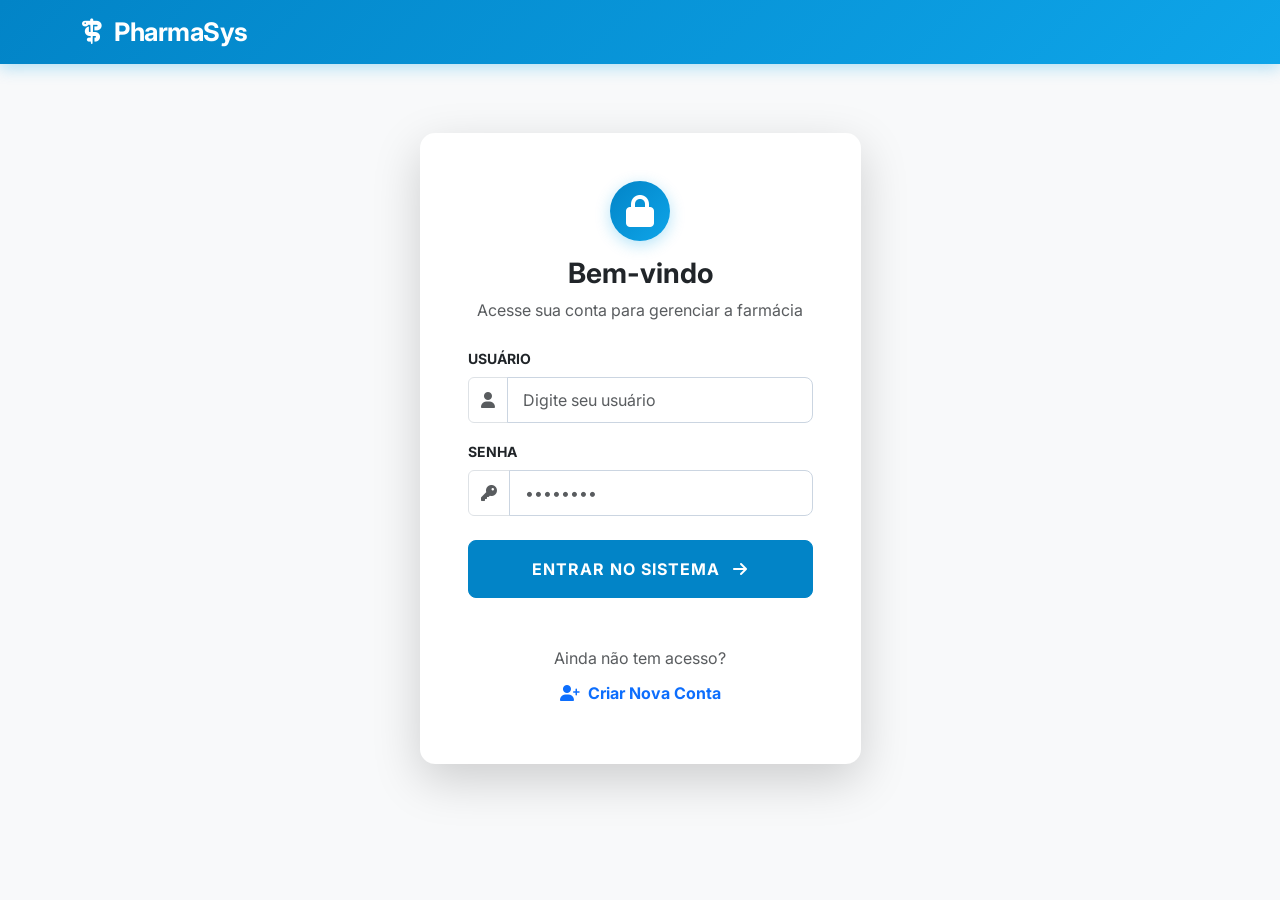
<file: FARMACIA-FRONTEND/index.html>
<!DOCTYPE html>
<html lang="pt-BR">
<head>
    <meta charset="UTF-8">
    <meta name="viewport" content="width=device-width, initial-scale=1.0">
    <title>PharmaSys - Sistema Profissional</title>
    <link href="https://cdn.jsdelivr.net/npm/bootstrap@5.3.0/dist/css/bootstrap.min.css" rel="stylesheet">
    <link rel="stylesheet" href="https://cdnjs.cloudflare.com/ajax/libs/font-awesome/6.4.0/css/all.min.css">
    <link rel="stylesheet" href="css/styles.css">
</head>
<body class="bg-light">

    <nav class="navbar navbar-expand-lg navbar-dark bg-primary shadow-sm mb-4">
        <div class="container">
            <a class="navbar-brand" href="#"><i class="fa-solid fa-staff-snake me-2"></i> PharmaSys</a>
            <button class="btn btn-outline-light btn-sm" id="btn-sair" style="display: none;" onclick="fazerLogout()">
                <i class="fa-solid fa-sign-out-alt"></i> Sair
            </button>
        </div>
    </nav>

    <div class="container" id="tela-login">
        <div class="row justify-content-center w-100">
            <div class="col-md-6 col-lg-5">
                
                <div class="card card-autenticacao shadow-lg" id="bloco-login">
                    <div class="card-body p-5">
                        <div class="text-center mb-4">
                            <div class="icon-circle bg-primary text-white p-3 rounded-circle mb-3">
                                <i class="fa-solid fa-lock fa-2x"></i>
                            </div>
                            <h3 class="fw-bold text-dark">Bem-vindo</h3>
                            <p class="text-muted">Acesse sua conta para gerenciar a farmácia</p>
                        </div>
                        
                        <form id="form-login" onsubmit="fazerLogin(event)">
                            <div class="mb-3">
                                <label class="form-label small fw-bold text-uppercase">Usuário</label>
                                <div class="input-group">
                                    <span class="input-group-text bg-white"><i class="fa-solid fa-user text-muted"></i></span>
                                    <input type="text" class="form-control input-interativo" id="login-username" required placeholder="Digite seu usuário">
                                </div>
                            </div>
                            <div class="mb-4">
                                <label class="form-label small fw-bold text-uppercase">Senha</label>
                                <div class="input-group">
                                    <span class="input-group-text bg-white"><i class="fa-solid fa-key text-muted"></i></span>
                                    <input type="password" class="form-control input-interativo" id="login-password" required placeholder="••••••••">
                                </div>
                            </div>
                            <button type="submit" class="btn btn-primary w-100 py-3 btn-interativo">
                                Entrar no Sistema <i class="fa-solid fa-arrow-right ms-2"></i>
                            </button>
                        </form>
                        
                        <div id="login-erro" class="alert alert-danger mt-3 text-center border-0 small" style="display: none;">
                            <i class="fa-solid fa-circle-exclamation me-1"></i> Usuário ou senha incorretos!
                        </div>

                        <div class="mt-5 text-center">
                            <p class="mb-0 text-muted">Ainda não tem acesso?</p>
                            <button class="btn btn-link text-primary fw-bold text-decoration-none" onclick="alternarTelas('registro')">
                                <i class="fa-solid fa-user-plus me-1"></i> Criar Nova Conta
                            </button>
                        </div>
                    </div>
                </div>

                <div class="card card-autenticacao shadow-lg aba-registro" id="bloco-registro" style="display: none;">
                    <div class="card-body p-5">
                        <div class="text-center mb-4">
                            <div class="icon-circle bg-success text-white p-3 rounded-circle mb-3">
                                <i class="fa-solid fa-user-plus fa-2x"></i>
                            </div>
                            <h3 class="fw-bold text-dark">Novo Cadastro</h3>
                            <p class="text-muted">Preencha os dados para criar seu login</p>
                        </div>
                        
                        <form id="form-registro" onsubmit="registrarNovoUsuario(event)">
                            <div class="mb-3">
                                <label class="form-label small fw-bold text-uppercase">Escolha um Usuário</label>
                                <input type="text" class="form-control input-interativo" id="reg-username" required placeholder="Ex: admin.farmacia">
                            </div>
                            <div class="mb-4">
                                <label class="form-label small fw-bold text-uppercase">Defina uma Senha</label>
                                <input type="password" class="form-control input-interativo" id="reg-password" required placeholder="Mínimo 4 caracteres">
                            </div>
                            <button type="submit" class="btn btn-success w-100 py-3 btn-interativo shadow">
                                Confirmar Registro <i class="fa-solid fa-check ms-2"></i>
                            </button>
                        </form>

                        <div class="mt-4 text-center">
                            <button class="btn btn-sm btn-outline-secondary" onclick="alternarTelas('login')">
                                <i class="fa-solid fa-chevron-left me-1"></i> Voltar para o Login
                            </button>
                        </div>
                    </div>
                </div>

            </div>
        </div>
    </div>

    <div class="container mt-2">
        <ul class="nav nav-tabs mb-4" id="myTab" role="tablist" style="display: none;">
            <li class="nav-item" role="presentation">
                <button class="nav-link active" id="estoque-tab" data-bs-toggle="tab" data-bs-target="#estoque" type="button" role="tab"><i class="fa-solid fa-boxes-stacked me-1"></i> Estoque e Cadastro</button>
            </li>
            <li class="nav-item" role="presentation">
                <button class="nav-link" id="pdv-tab" data-bs-toggle="tab" data-bs-target="#pdv" type="button" role="tab"><i class="fa-solid fa-cash-register me-1"></i> Frente de Caixa</button>
            </li>
            <li class="nav-item" role="presentation">
                <button class="nav-link" id="historico-tab" data-bs-toggle="tab" data-bs-target="#historico" type="button" role="tab"><i class="fa-solid fa-chart-line me-1"></i> Histórico</button>
            </li>
        </ul>

        <div class="tab-content" id="myTabContent" style="display: none;">
            
            <div class="tab-pane fade show active" id="estoque" role="tabpanel">
                <div class="card p-4 shadow-sm border-0">
                    <h5 class="mb-3 text-primary fw-bold"><i class="fa-solid fa-pills me-2"></i>Medicamentos no Estoque</h5>
                    <div class="table-responsive">
                        <table class="table table-hover align-middle">
                            <thead class="table-light">
                                <tr>
                                    <th>ID</th>
                                    <th>Nome</th>
                                    <th>Fabricante</th>
                                    <th>Preço</th>
                                    <th>Estoque</th>
                                    <th>Receita</th>
                                </tr>
                            </thead>
                            <tbody id="tabelaEstoque"></tbody>
                        </table>
                    </div>
                </div>
            </div>

            <div class="tab-pane fade" id="pdv" role="tabpanel">
                <div class="row">
                    <div class="col-md-5">
                        <div class="card p-4 mb-4 shadow-sm border-0">
                            <h5 class="mb-3 text-primary fw-bold"><i class="fa-solid fa-barcode me-2"></i>Adicionar Item</h5>
                            <div class="mb-3">
                                <label class="form-label">Medicamento</label>
                                <select class="form-select" id="select-medicamento">
                                    <option value="">Selecione...</option>
                                </select>
                            </div>
                            <div class="mb-3">
                                <label class="form-label">Quantidade</label>
                                <input type="number" class="form-control" id="input-qtd" value="1" min="1">
                            </div>
                            <button class="btn btn-primary w-100 py-2" onclick="adicionarAoCarrinho()">
                                <i class="fa-solid fa-cart-plus me-1"></i> Adicionar ao Carrinho
                            </button>
                        </div>
                    </div>
                    <div class="col-md-7">
                        <div class="card p-4 shadow-sm border-0">
                            <h5 class="mb-3 text-success fw-bold"><i class="fa-solid fa-cart-shopping me-2"></i>Carrinho Atual</h5>
                            <div class="table-responsive">
                                <table class="table table-sm align-middle text-center">
                                    <thead class="table-light">
                                        <tr>
                                            <th>Medicamento</th>
                                            <th>Qtd</th>
                                            <th>Subtotal</th>
                                            <th>Ação</th>
                                        </tr>
                                    </thead>
                                    <tbody id="tabelaCarrinho">
                                        <tr><td colspan="4" class="text-muted py-4">Carrinho vazio</td></tr>
                                    </tbody>
                                </table>
                            </div>
                            <div class="d-flex justify-content-between align-items-center mt-4 border-top pt-3">
                                <h4 class="fw-bold text-dark mb-0">Total:</h4>
                                <h4 class="fw-bold text-success mb-0">R$ <span id="totalVenda">0.00</span></h4>
                            </div>
                            <button class="btn btn-lg btn-success w-100 mt-3 py-3 fw-bold" onclick="finalizarVenda()">
                                <i class="fa-solid fa-check-double me-1"></i> FINALIZAR VENDA
                            </button>
                        </div>
                    </div>
                </div>
            </div>

            <div class="tab-pane fade" id="historico" role="tabpanel">
                <div class="card p-4 shadow-sm border-0">
                    <h5 class="mb-3 text-info fw-bold"><i class="fa-solid fa-chart-line me-2"></i>Todas as Vendas Realizadas</h5>
                    <div class="table-responsive">
                        <table class="table table-hover align-middle">
                            <thead class="table-light">
                                <tr>
                                    <th>ID Venda</th>
                                    <th>Data e Hora</th>
                                    <th>Qtd. Itens</th>
                                    <th>Total da Venda</th>
                                </tr>
                            </thead>
                            <tbody id="tabelaVendas"></tbody>
                        </table>
                    </div>
                </div>
            </div>
        </div>
    </div>

    <script src="https://cdn.jsdelivr.net/npm/bootstrap@5.3.0/dist/js/bootstrap.bundle.min.js"></script>
    <script src="js/app.js"></script>
</body>
</html>
</file>
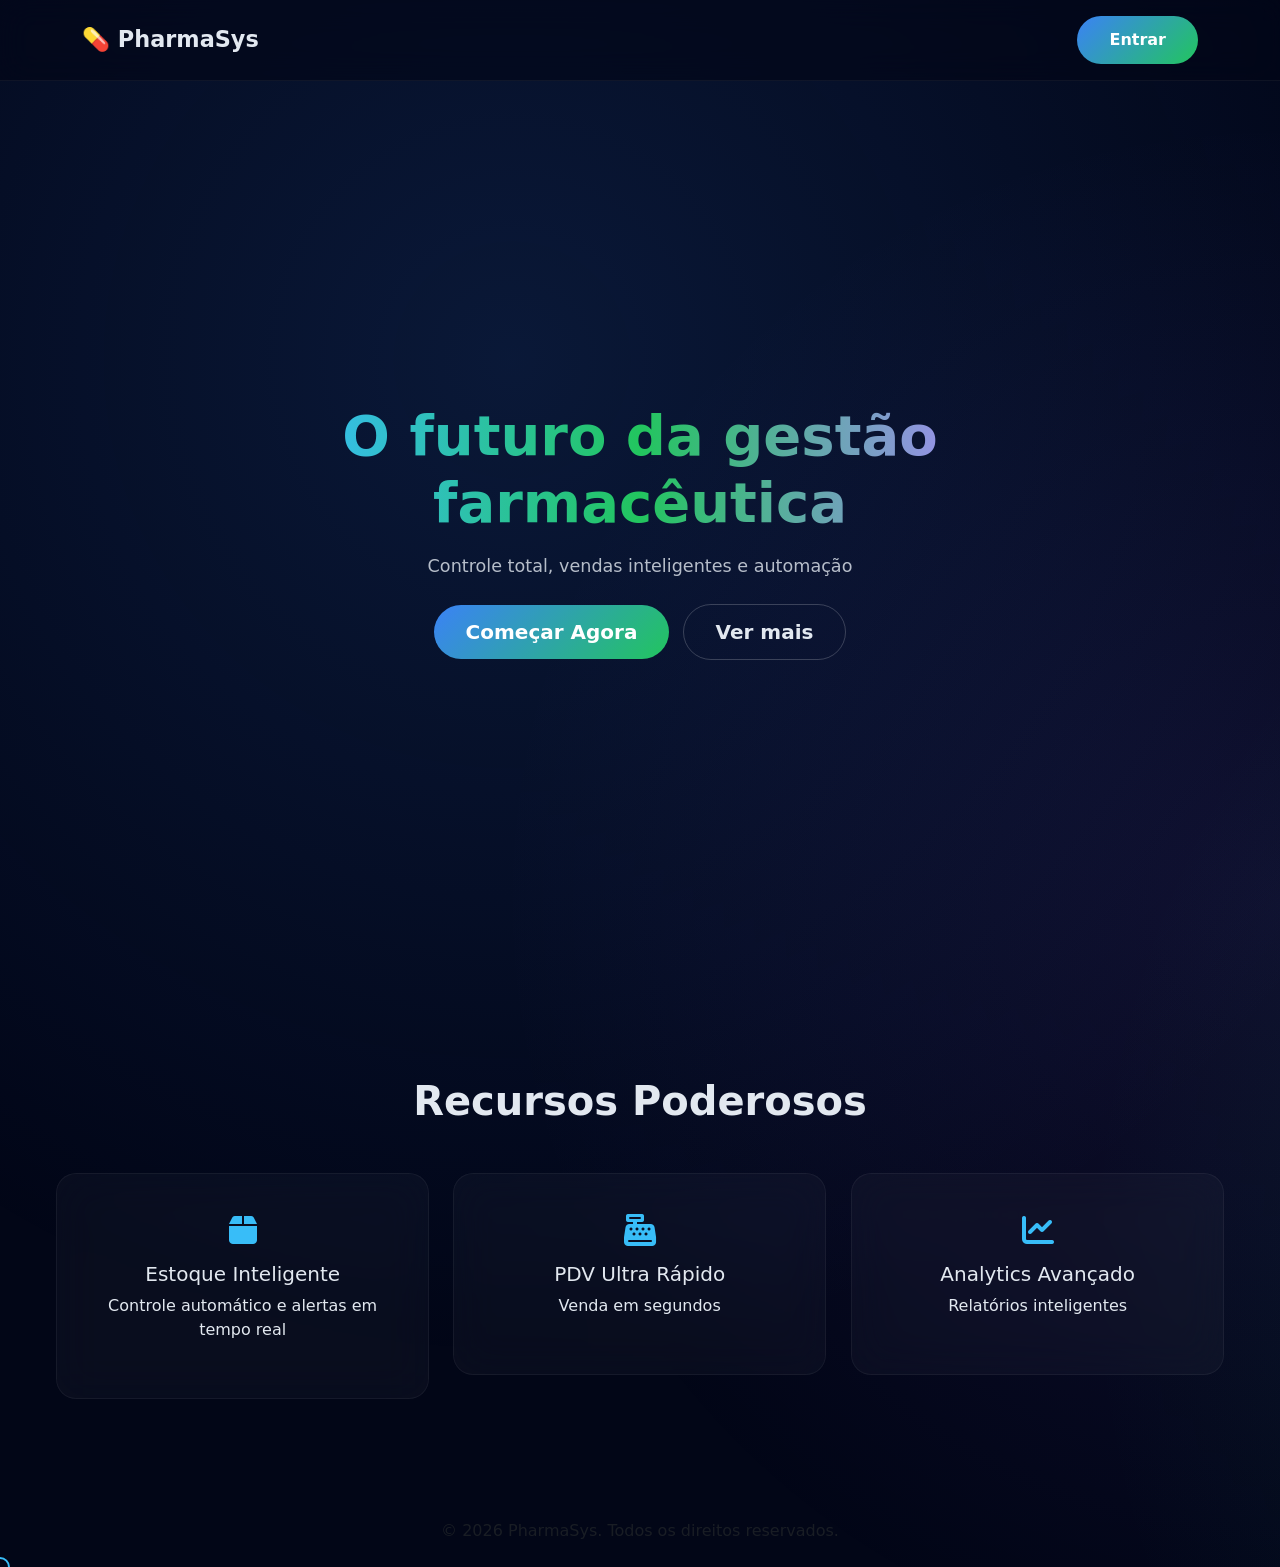
<file: FARMACIA-FRONTEND/home.html>
<!DOCTYPE html>
<html lang="pt-BR">
<head>
  <meta charset="UTF-8">
  <meta name="viewport" content="width=device-width, initial-scale=1.0">
  
  <title>PharmaSys | O futuro da gestão farmacêutica</title>
  <meta name="description" content="Sistema de gestão farmacêutica com controle de estoque inteligente, PDV ultra rápido e analytics avançado.">
  <meta name="theme-color" content="#020617">

  <link rel="preconnect" href="https://cdn.jsdelivr.net">
  <link rel="preconnect" href="https://cdnjs.cloudflare.com">

  <link href="https://cdn.jsdelivr.net/npm/bootstrap@5.3.0/dist/css/bootstrap.min.css" rel="stylesheet">

  <link rel="stylesheet" href="https://cdnjs.cloudflare.com/ajax/libs/font-awesome/6.4.0/css/all.min.css">

  <link rel="stylesheet" href="css/home.css">

  <style>
    #loader {
      position: fixed; top: 0; left: 0; width: 100vw; height: 100vh;
      background: #020617; z-index: 9999; display: flex;
      align-items: center; justify-content: center; transition: opacity 0.5s ease;
    }
    .spinner { width: 50px; height: 50px; border: 5px solid rgba(59,130,246,0.3); border-top-color: #3b82f6; border-radius: 50%; animation: spin 1s linear infinite; }
    @keyframes spin { to { transform: rotate(360deg); } }
    
    /* Cursor customizado apenas para desktop */
    @media (pointer: fine) {
      .custom-cursor {
        position: fixed; width: 20px; height: 20px; border: 2px solid #38bdf8;
        border-radius: 50%; pointer-events: none; z-index: 10000;
        transform: translate(-50%, -50%); transition: width 0.2s, height 0.2s;
      }
    }
  </style>
</head>

<body>

<div id="loader">
  <div class="spinner"></div>
</div>

<header>
  <nav class="navbar navbar-expand-lg fixed-top custom-nav">
    <div class="container">
      <a class="navbar-brand" href="#">💊 PharmaSys</a>
      <button class="btn btn-primary" onclick="entrarSistema()" aria-label="Entrar no sistema">Entrar</button>
    </div>
  </nav>
</header>

<main>
  <section class="hero">
    <div class="hero-content text-center">
      <h1 class="title">O futuro da gestão farmacêutica</h1>
      <p class="subtitle">Controle total, vendas inteligentes e automação</p>

      <div class="mt-4">
        <button class="btn btn-primary btn-lg" onclick="entrarSistema()">
          Começar Agora
        </button>

        <button class="btn btn-outline-light btn-lg ms-2" onclick="scrollFeatures()">
          Ver mais
        </button>
      </div>
    </div>
  </section>

  <section id="features" class="features container">
    <h2 class="text-center mb-5">Recursos Poderosos</h2>

    <div class="row g-4">
      <div class="col-md-4">
        <article class="feature-card">
          <i class="fa-solid fa-box fa-2x" aria-hidden="true"></i>
          <h5>Estoque Inteligente</h5>
          <p>Controle automático e alertas em tempo real</p>
        </article>
      </div>

      <div class="col-md-4">
        <article class="feature-card">
          <i class="fa-solid fa-cash-register fa-2x" aria-hidden="true"></i>
          <h5>PDV Ultra Rápido</h5>
          <p>Venda em segundos</p>
        </article>
      </div>

      <div class="col-md-4">
        <article class="feature-card">
          <i class="fa-solid fa-chart-line fa-2x" aria-hidden="true"></i>
          <h5>Analytics Avançado</h5>
          <p>Relatórios inteligentes</p>
        </article>
      </div>
    </div>
  </section>
</main>

<footer class="text-center py-4">
  <p class="mb-0 text-muted">© 2026 PharmaSys. Todos os direitos reservados.</p>
</footer>

<script src="js/home.js"></script>
</body>
</html>
</file>
<file: FARMACIA-FRONTEND/css/styles.css>
/* style.css - Design e Estilos Premium do Sistema */

/* 1. Importando uma fonte moderna e profissional do Google Fonts */
@import url('https://fonts.googleapis.com/css2?family=Inter:wght@300;400;500;600;700&display=swap');

body { 
    background-color: #f0f4f8; /* Fundo levemente azulado e muito limpo */
    font-family: 'Inter', 'Segoe UI', Tahoma, Geneva, Verdana, sans-serif; 
    color: #334155; /* Texto cinza escuro para cansar menos a vista */
}

/* 2. Navbar moderna com efeito de Gradiente e sombra */
.bg-primary {
    background: linear-gradient(135deg, #0284c7 0%, #0ea5e9 100%) !important;
    box-shadow: 0 4px 15px rgba(14, 165, 233, 0.3) !important;
}

.navbar-brand { 
    font-weight: 700; 
    font-size: 1.6rem; 
    letter-spacing: -0.5px;
}

/* 3. Cartões (Cards) flutuantes com sombras suaves */
.card { 
    border: none; 
    border-radius: 16px; /* Bordas mais arredondadas e modernas */
    box-shadow: 0 8px 24px rgba(149, 157, 165, 0.1); 
    transition: all 0.3s ease; /* Transição suave para qualquer mudança */
    background-color: #ffffff;
}

.card:hover {
    transform: translateY(-4px); /* O cartão "levanta" quando passa o mouse */
    box-shadow: 0 12px 32px rgba(149, 157, 165, 0.15);
}

/* 4. Estilo das Abas de Navegação (Nav-Tabs) */
.nav-tabs {
    border-bottom: 2px solid #e2e8f0;
    gap: 8px; /* Espaço entre as abas */
}

.nav-tabs .nav-link { 
    color: #64748b; 
    font-weight: 600; 
    border: none;
    border-bottom: 3px solid transparent;
    border-radius: 8px 8px 0 0; 
    padding: 12px 20px;
    transition: all 0.3s ease;
}

.nav-tabs .nav-link:hover {
    color: #0284c7;
    background-color: #f1f5f9;
    border-color: transparent;
}

.nav-tabs .nav-link.active { 
    color: #0284c7; 
    background-color: transparent;
    border-bottom: 3px solid #0284c7; /* Linha azul de destaque embaixo */
}

/* 5. Tabela mais elegante e minimalista */
.table {
    margin-bottom: 0;
}

.table th {
    color: #475569;
    font-weight: 600;
    border-bottom-width: 2px;
    text-transform: uppercase;
    font-size: 0.85rem;
    letter-spacing: 0.5px;
}

.table td {
    vertical-align: middle;
    color: #334155;
}

.table-hover tbody tr {
    transition: all 0.2s ease;
}

.table-hover tbody tr:hover { 
    background-color: #f0f9ff; /* Azul super claro no hover */
    transform: scale(1.005); /* Efeito de leve aproximação na linha */
}

/* 6. Inputs e Campos de Formulário mais refinados */
.form-control, .form-select {
    border-radius: 8px;
    border: 1px solid #cbd5e1;
    padding: 10px 15px;
    transition: all 0.3s ease;
}

.form-control:focus, .form-select:focus {
    border-color: #0ea5e9;
    box-shadow: 0 0 0 4px rgba(14, 165, 233, 0.15); /* Efeito de brilho azul ao clicar */
}

/* 7. Botões interativos com sombra dinâmica */
.btn {
    border-radius: 8px;
    font-weight: 600;
    padding: 10px 20px;
    transition: all 0.3s ease;
}

.btn-primary {
    background-color: #0284c7;
    border-color: #0284c7;
}

.btn-primary:hover {
    background-color: #0369a1;
    border-color: #0369a1;
    box-shadow: 0 4px 12px rgba(2, 132, 199, 0.3);
}

.btn-success {
    background-color: #10b981;
    border-color: #10b981;
}

.btn-success:hover {
    background-color: #059669;
    border-color: #059669;
    box-shadow: 0 4px 12px rgba(16, 185, 129, 0.3);
}

/* 8. Animação de App (Single Page Application) ao trocar de abas */
.tab-pane {
    animation: fadeIn 0.4s ease-in-out;
}

@keyframes fadeIn {
    from { 
        opacity: 0; 
        transform: translateY(10px); /* Começa um pouco mais abaixo e transparente */
    }
    to { 
        opacity: 1; 
        transform: translateY(0); /* Sobe para a posição final ficando visível */
    }
}

/* ==========================================
   ESTILOS DE AUTENTICAÇÃO (LOGIN / REGISTRO)
   ========================================== */
#tela-login {
    min-height: 80vh;
    display: flex;
    align-items: center;
    justify-content: center;
}

.card-autenticacao {
    border: none;
    border-radius: 15px;
    overflow: hidden;
    transition: all 0.4s ease;
    animation: slideUp 0.6s ease-out;
}

@keyframes slideUp {
    from { opacity: 0; transform: translateY(30px); }
    to { opacity: 1; transform: translateY(0); }
}

.input-interativo:focus {
    border-color: #0d6efd;
    box-shadow: 0 0 0 0.25rem rgba(13, 110, 253, 0.15);
    transform: scale(1.01);
}

.btn-interativo {
    transition: all 0.3s;
    font-weight: bold;
    text-transform: uppercase;
    letter-spacing: 1px;
}

.btn-interativo:hover {
    transform: translateY(-2px);
    box-shadow: 0 5px 15px rgba(0,0,0,0.1);
}

.aba-registro {
    background: linear-gradient(135deg, #f8f9fa 0%, #e9ecef 100%);
}

.icon-circle {
    width: 60px;
    height: 60px;
    display: inline-flex;
    align-items: center;
    justify-content: center;
}

/* --- ESTILOS DO DASHBOARD (VISÃO GERAL) --- */
.interativo-hover {
    transition: all 0.3s ease-in-out;
}

.interativo-hover:hover {
    transform: translateY(-5px);
    box-shadow: 0 10px 20px rgba(0,0,0,0.15) !important;
    cursor: pointer;
}

/* CANVAS FUNDO */
#particles-bg {
    position: fixed;
    top: 0;
    left: 0;
    width: 100%;
    height: 100vh;
    z-index: 0;
}

/* garante que o conteúdo fique acima */
#tela-login {
    position: relative;
    z-index: 1;
}
</file>
<file: FARMACIA-FRONTEND/css/home.css>
/* ============================= */
/* 🎨 VARIÁVEIS CSS (TEMA) */
/* ============================= */
:root {
  --bg-dark: #020617;
  --text-light: #e2e8f0;
  --primary: #3b82f6;
  --success: #22c55e;
  --accent: #a78bfa;
  --info: #38bdf8;
  --glass-bg: rgba(2, 6, 23, 0.6);
  --glass-border: rgba(255, 255, 255, 0.05);
  --transition-fast: 0.3s ease;
  --transition-slow: 0.4s ease;
}

/* ============================= */
/* 🌌 RESET + BASE */
/* ============================= */
* {
  margin: 0;
  padding: 0;
  box-sizing: border-box;
}

body {
  font-family: 'Inter', system-ui, -apple-system, sans-serif;
  background: var(--bg-dark);
  color: var(--text-light);
  overflow-x: hidden;
  -webkit-font-smoothing: antialiased;
}

/* ============================= */
/* 🌌 BACKGROUND CINEMÁTICO */
/* ============================= */
body::before {
  content: "";
  position: fixed;
  top: 0;
  left: 0;
  width: 200vw;
  height: 200vh;
  background:
    radial-gradient(circle at 20% 20%, rgba(59, 130, 246, 0.15), transparent 40%),
    radial-gradient(circle at 80% 70%, rgba(16, 185, 129, 0.15), transparent 40%),
    radial-gradient(circle at 50% 50%, rgba(139, 92, 246, 0.1), transparent 50%);
  animation: bgMove 20s infinite alternate linear;
  z-index: -1;
  pointer-events: none; /* Impede interações indesejadas com o pseudo-elemento */
}

@keyframes bgMove {
  from { transform: translate(0, 0); }
  to { transform: translate(-5vw, -5vh); }
}

/* ============================= */
/* 🔝 NAVBAR PREMIUM */
/* ============================= */
.custom-nav {
  backdrop-filter: blur(15px);
  -webkit-backdrop-filter: blur(15px); /* Suporte para Safari */
  background: var(--glass-bg);
  border-bottom: 1px solid var(--glass-border);
  padding: 1rem 0;
  position: sticky;
  top: 0;
  z-index: 100;
}

.navbar-brand {
  font-weight: 700;
  font-size: 1.4rem;
  color: var(--text-light);
  text-decoration: none;
}

/* ============================= */
/* 🎬 HERO CINEMÁTICO */
/* ============================= */
.hero {
  min-height: 100dvh; /* dvh resolve problemas de barra de navegação no mobile */
  display: flex;
  align-items: center;
  justify-content: center;
  text-align: center;
  padding: 2rem;
}

.hero-content {
  max-width: 700px;
  animation: fadeUp 1s cubic-bezier(0.16, 1, 0.3, 1) forwards;
}

.title {
  font-size: clamp(2.2rem, 5vw, 3.5rem); /* Tipografia responsiva nativa */
  font-weight: 800;
  background: linear-gradient(90deg, var(--info), var(--success), var(--accent));
  -webkit-background-clip: text;
  -webkit-text-fill-color: transparent;
  background-clip: text;
  line-height: 1.2;
}

.subtitle {
  margin-top: 1rem;
  opacity: 0.8;
  font-size: 1.1rem;
  line-height: 1.6;
}

/* ============================= */
/* ✨ BOTÕES */
/* ============================= */
.btn {
  display: inline-flex;
  align-items: center;
  justify-content: center;
  border-radius: 999px;
  padding: 0.75rem 2rem;
  font-weight: 600;
  font-family: inherit;
  cursor: pointer;
  transition: transform var(--transition-fast), box-shadow var(--transition-fast), background var(--transition-fast);
  text-decoration: none;
  outline: none;
}

.btn:active {
  transform: scale(0.97); /* Efeito de clique */
}

.btn:focus-visible {
  box-shadow: 0 0 0 3px var(--bg-dark), 0 0 0 5px var(--info); /* Acessibilidade */
}

.btn-primary {
  background: linear-gradient(135deg, var(--primary), var(--success));
  color: white;
  border: none;
}

.btn-primary:hover {
  transform: translateY(-2px);
  box-shadow: 0 10px 25px rgba(59, 130, 246, 0.4);
}

.btn-outline-light {
  background: transparent;
  color: var(--text-light);
  border: 1px solid rgba(255, 255, 255, 0.2);
}

.btn-outline-light:hover {
  background: rgba(255, 255, 255, 0.1);
}

/* ============================= */
/* 💎 FEATURES */
/* ============================= */
.features {
  padding: 6rem 1rem;
  max-width: 1200px;
  margin: 0 auto;
}

.features h2 {
  font-weight: 700;
  text-align: center;
  margin-bottom: 3rem;
  font-size: 2.5rem;
}

/* ============================= */
/* 🧊 CARDS ULTRA */
/* ============================= */
.feature-card {
  background: rgba(255, 255, 255, 0.03);
  border-radius: 20px;
  padding: 2.5rem 1.5rem;
  text-align: center;
  backdrop-filter: blur(20px);
  -webkit-backdrop-filter: blur(20px);
  border: 1px solid var(--glass-border);
  transition: all var(--transition-slow);
  position: relative;
  overflow: hidden;
  will-change: transform, opacity; /* Otimização de performance */
}

.feature-card i {
  font-size: 2rem;
  margin-bottom: 1rem;
  color: var(--info);
}

/* Brilho interno dinâmico */
.feature-card::before {
  content: "";
  position: absolute;
  top: -50%;
  left: -50%;
  width: 200%;
  height: 200%;
  background: radial-gradient(circle, rgba(255, 255, 255, 0.1), transparent 60%);
  opacity: 0;
  transition: opacity 0.5s ease;
  pointer-events: none;
}

.feature-card:hover::before {
  opacity: 1;
}

/* Efeito hover refinado */
.feature-card:hover {
  transform: translateY(-8px);
  box-shadow: 0 15px 30px rgba(0, 0, 0, 0.3), 0 0 40px rgba(59, 130, 246, 0.15);
  border-color: rgba(255, 255, 255, 0.1);
}

/* ============================= */
/* 🎬 ANIMAÇÕES E SCROLL REVEAL */
/* ============================= */
@keyframes fadeUp {
  from {
    opacity: 0;
    transform: translateY(30px);
  }
  to {
    opacity: 1;
    transform: translateY(0);
  }
}

.feature-card {
  opacity: 0;
  transform: translateY(30px);
}

.feature-card.show {
  opacity: 1;
  transform: translateY(0);
}

/* ============================= */
/* 🌀 SCROLLBAR */
/* ============================= */
::-webkit-scrollbar {
  width: 8px;
}

::-webkit-scrollbar-track {
  background: var(--bg-dark);
}

::-webkit-scrollbar-thumb {
  background: linear-gradient(to bottom, var(--primary), var(--success));
  border-radius: 10px;
}

::-webkit-scrollbar-thumb:hover {
  background: linear-gradient(to bottom, var(--info), var(--success));
}
</file>
